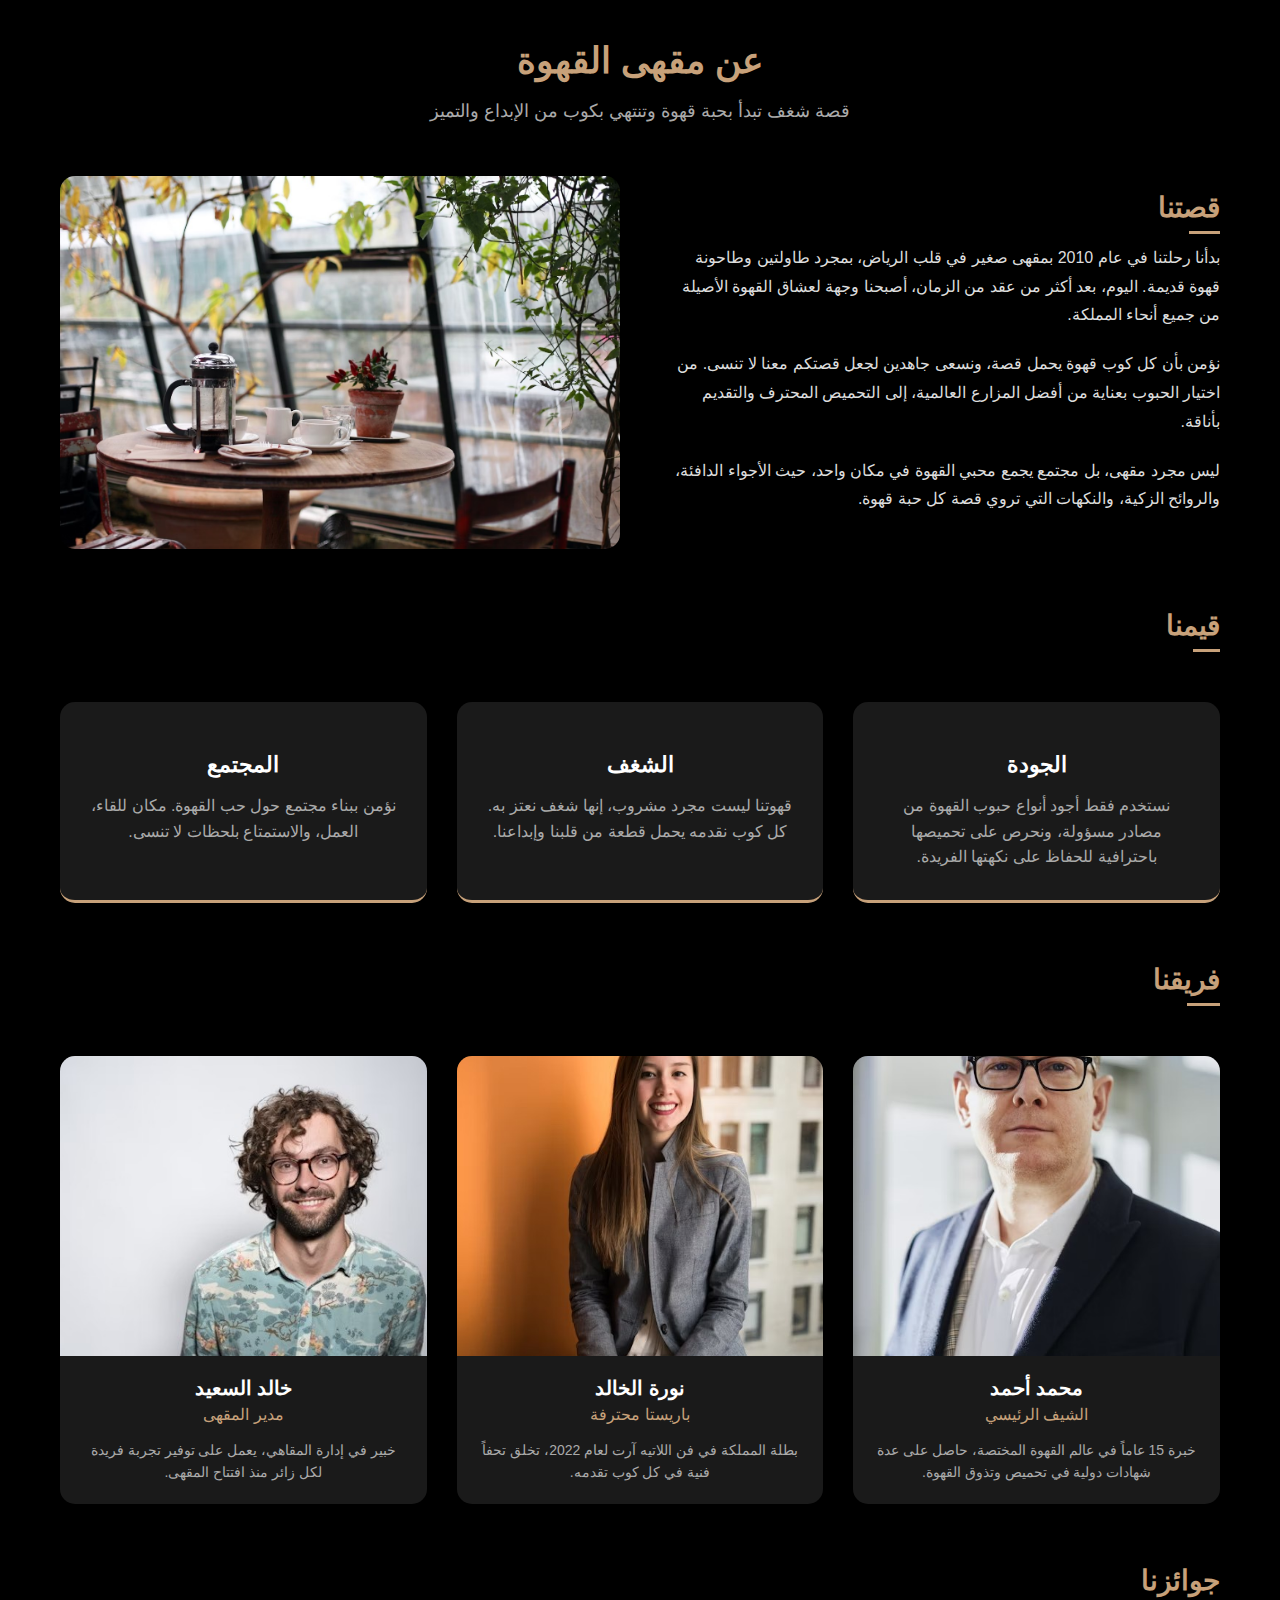
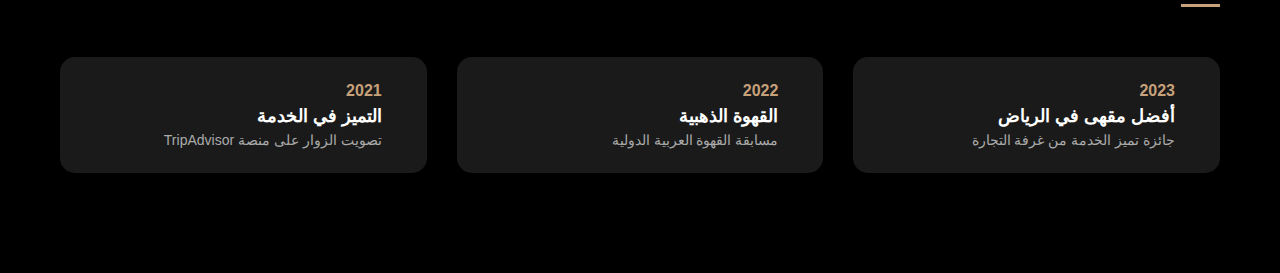
<file: CoffeProject/about_us.html>
<!DOCTYPE html>
<html lang="en">
<head>
    <meta charset="UTF-8">
    <meta name="viewport" content="width=device-width, initial-scale=1.0">
    <link rel="stylesheet" href="CSS/style.css">
    <link rel="stylesheet" href="CSS/nediaq.css">
    <link rel="stylesheet" href="CSS/abous_us.css">
    <title>Document</title>
</head>
<body>
        <div class="about-container">
        <!-- العنوان الرئيسي -->
        <div class="about-header">
            <i class='bx bx-coffee'></i>
            <h1>عن مقهى القهوة</h1>
            <p>قصة شغف تبدأ بحبة قهوة وتنتهي بكوب من الإبداع والتميز</p>
        </div>
        
        <!-- قصة المقهى -->
        <section class="story-section">
            <div class="story-content">
                <h2 class="section-title">قصتنا</h2>
                <p class="story-text">
                    بدأنا رحلتنا في عام 2010 بمقهى صغير في قلب الرياض، بمجرد طاولتين وطاحونة قهوة قديمة. اليوم، بعد أكثر من عقد من الزمان، أصبحنا وجهة لعشاق القهوة الأصيلة من جميع أنحاء المملكة.
                </p>
                <p class="story-text">
                    نؤمن بأن كل كوب قهوة يحمل قصة، ونسعى جاهدين لجعل قصتكم معنا لا تنسى. من اختيار الحبوب بعناية من أفضل المزارع العالمية، إلى التحميص المحترف والتقديم بأناقة.
                </p>
                <p class="story-text">
                    ليس مجرد مقهى، بل مجتمع يجمع محبي القهوة في مكان واحد، حيث الأجواء الدافئة، والروائح الزكية، والنكهات التي تروي قصة كل حبة قهوة.
                </p>
            </div>
            <div class="story-image">
                <img src="Imges/about us images/lvk61sd3.png" alt="تاريخ المقهى">
            </div>
        </section>
        
        <!-- قيمنا -->
        <section class="values-section">
            <h2 class="section-title">قيمنا</h2>
            <div class="values-grid">
                <div class="value-card">
                    <div class="value-icon">
                        <i class='bx bx-coffee'></i>
                    </div>
                    <h3 class="value-title">الجودة</h3>
                    <p class="value-description">
                        نستخدم فقط أجود أنواع حبوب القهوة من مصادر مسؤولة، ونحرص على تحميصها باحترافية للحفاظ على نكهتها الفريدة.
                    </p>
                </div>
                
                <div class="value-card">
                    <div class="value-icon">
                        <i class='bx bx-heart'></i>
                    </div>
                    <h3 class="value-title">الشغف</h3>
                    <p class="value-description">
                        قهوتنا ليست مجرد مشروب، إنها شغف نعتز به. كل كوب نقدمه يحمل قطعة من قلبنا وإبداعنا.
                    </p>
                </div>
                
                <div class="value-card">
                    <div class="value-icon">
                        <i class='bx bx-group'></i>
                    </div>
                    <h3 class="value-title">المجتمع</h3>
                    <p class="value-description">
                        نؤمن ببناء مجتمع حول حب القهوة. مكان للقاء، العمل، والاستمتاع بلحظات لا تنسى.
                    </p>
                </div>
            </div>
        </section>
        
        <!-- فريقنا -->
        <section class="team-section">
            <h2 class="section-title">فريقنا</h2>
            <div class="team-members">
                <div class="member-card">
                    <div class="member-image">
                        <img src="Imges/about us images/adzyctc5.png" alt="محمد الشيف">
                    </div>
                    <div class="member-info">
                        <h3 class="member-name">محمد أحمد</h3>
                        <p class="member-position">الشيف الرئيسي</p>
                        <p class="member-bio">
                            خبرة 15 عاماً في عالم القهوة المختصة، حاصل على عدة شهادات دولية في تحميص وتذوق القهوة.
                        </p>
                    </div>
                </div>
                
                <div class="member-card">
                    <div class="member-image">
                        <img src="Imges/about us images/kvmy0z08.png" alt="نورة الباريستا">
                    </div>
                    <div class="member-info">
                        <h3 class="member-name">نورة الخالد</h3>
                        <p class="member-position">باريستا محترفة</p>
                        <p class="member-bio">
                            بطلة المملكة في فن اللاتيه آرت لعام 2022، تخلق تحفاً فنية في كل كوب تقدمه.
                        </p>
                    </div>
                </div>
                
                <div class="member-card">
                    <div class="member-image">
                        <img src="Imges/about us images/qv99tr6n.png" alt="خالد المدير">
                    </div>
                    <div class="member-info">
                        <h3 class="member-name">خالد السعيد</h3>
                        <p class="member-position">مدير المقهى</p>
                        <p class="member-bio">
                            خبير في إدارة المقاهي، يعمل على توفير تجربة فريدة لكل زائر منذ افتتاح المقهى.
                        </p>
                    </div>
                </div>
            </div>
        </section>
        
        <!-- الجوائز -->
        <section class="awards-section">
            <h2 class="section-title">جوائزنا</h2>
            <div class="awards-list">
                <div class="award-card">
                    <div class="award-icon">
                        <i class='bx bx-trophy'></i>
                    </div>
                    <div>
                        <div class="award-year">2023</div>
                        <h3 class="award-title">أفضل مقهى في الرياض</h3>
                        <p class="award-description">جائزة تميز الخدمة من غرفة التجارة</p>
                    </div>
                </div>
                
                <div class="award-card">
                    <div class="award-icon">
                        <i class='bx bx-medal'></i>
                    </div>
                    <div>
                        <div class="award-year">2022</div>
                        <h3 class="award-title">القهوة الذهبية</h3>
                        <p class="award-description">مسابقة القهوة العربية الدولية</p>
                    </div>
                </div>
                
                <div class="award-card">
                    <div class="award-icon">
                        <i class='bx bx-star'></i>
                    </div>
                    <div>
                        <div class="award-year">2021</div>
                        <h3 class="award-title">التميز في الخدمة</h3>
                        <p class="award-description">تصويت الزوار على منصة TripAdvisor</p>
                    </div>
                </div>
            </div>
        </section>
    </div>
</body>
</html>
</file>
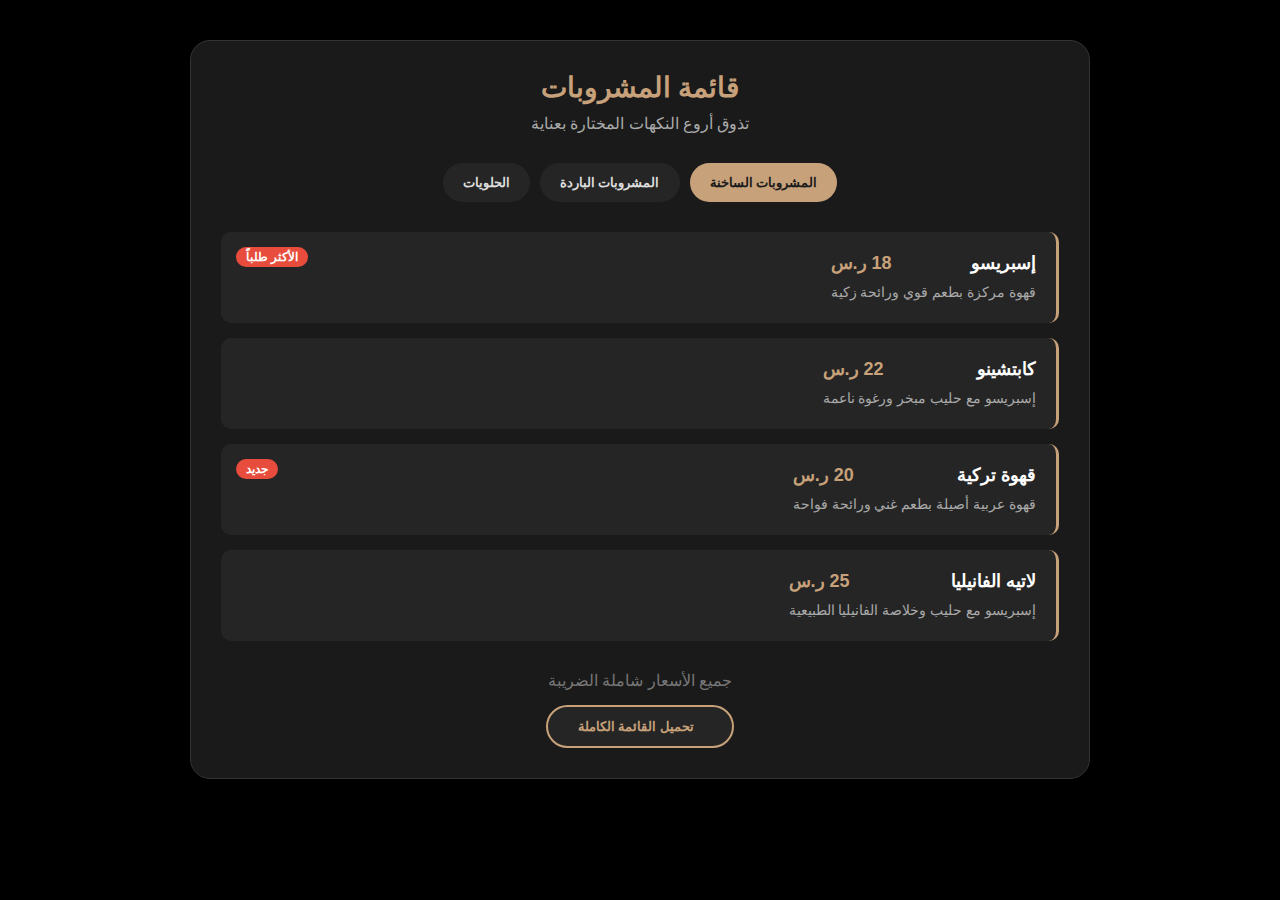
<file: CoffeProject/menu.htm>
<!DOCTYPE html>
<html lang="en">
<head>
    <meta charset="UTF-8">
    <meta name="viewport" content="width=device-width, initial-scale=1.0">
    <link rel="stylesheet" href="CSS/style.css">
    <link rel="stylesheet" href="CSS/menu.css">
    <title>Document</title>
</head>
<body>
    <div class="menu-section">
    <div class="menu-header">
        <i class='bx bx-coffee-togo'></i>
        <h2>قائمة المشروبات</h2>
        <p>تذوق أروع النكهات المختارة بعناية</p>
    </div>

    <div class="menu-categories">
        <button class="category-btn active" data-category="hot">المشروبات الساخنة</button>
        <button class="category-btn" data-category="cold">المشروبات الباردة</button>
        <button class="category-btn" data-category="desserts">الحلويات</button>
    </div>

    <div class="menu-items">
        <!-- المشروبات الساخنة -->
        <div class="items-category active" id="hot-items">
            <div class="menu-item">
                <div class="item-info">
                    <h3>إسبريسو <span class="price">18 ر.س</span></h3>
                    <p>قهوة مركزة بطعم قوي ورائحة زكية</p>
                </div>
                <span class="item-badge">الأكثر طلباً</span>
            </div>

            <div class="menu-item">
                <div class="item-info">
                    <h3>كابتشينو <span class="price">22 ر.س</span></h3>
                    <p>إسبريسو مع حليب مبخر ورغوة ناعمة</p>
                </div>
            </div>

            <div class="menu-item">
                <div class="item-info">
                    <h3>قهوة تركية <span class="price">20 ر.س</span></h3>
                    <p>قهوة عربية أصيلة بطعم غني ورائحة فواحة</p>
                </div>
                <span class="item-badge">جديد</span>
            </div>

            <div class="menu-item">
                <div class="item-info">
                    <h3>لاتيه الفانيليا <span class="price">25 ر.س</span></h3>
                    <p>إسبريسو مع حليب وخلاصة الفانيليا الطبيعية</p>
                </div>
            </div>
        </div>

        <!-- المشروبات الباردة -->
        <div class="items-category" id="cold-items">
            <div class="menu-item">
                <div class="item-info">
                    <h3>آيس كوفي <span class="price">24 ر.س</span></h3>
                    <p>قهوة مثلجة مع حليب وسكر حسب الرغبة</p>
                </div>
            </div>

            <div class="menu-item">
                <div class="item-info">
                    <h3>فرابيه موكا <span class="price">28 ر.س</span></h3>
                    <p>مزيج من القهوة، الشوكولاتة، الحليب والثلج</p>
                </div>
                <span class="item-badge">الأكثر طلباً</span>
            </div>

            <div class="menu-item">
                <div class="item-info">
                    <h3>قهوة مثلجة بالنعناع <span class="price">26 ر.س</span></h3>
                    <p>قهوة باردة مع نعناع طازج وثلج</p>
                </div>
            </div>
        </div>

        <!-- الحلويات -->
        <div class="items-category" id="desserts-items">
            <div class="menu-item">
                <div class="item-info">
                    <h3>تشيز كيك التوت <span class="price">30 ر.س</span></h3>
                    <p>تشيز كيك كلاسيكي مع صلصة توت طازجة</p>
                </div>
                <span class="item-badge">جديد</span>
            </div>

            <div class="menu-item">
                <div class="item-info">
                    <h3>كرواسون الشوكولاتة <span class="price">18 ر.س</span></h3>
                    <p>كرواسون هش مع حشوة شوكولاتة ذائبة</p>
                </div>
            </div>

            <div class="menu-item">
                <div class="item-info">
                    <h3>موس الكراميل <span class="price">25 ر.س</span></h3>
                    <p>موس كريمي بنكهة الكراميل المملح</p>
                </div>
            </div>
        </div>
    </div>

    <div class="menu-footer">
        <p>جميع الأسعار شاملة الضريبة</p>
        <button class="btn download-btn">
            <i class='bx bx-download'></i> تحميل القائمة الكاملة
        </button>
    </div>
</div>

<script src="script.js"></script>
</body>
</html>
</file>
<file: CoffeProject/CSS/style.css>
* {
    margin: 0;
    padding: 0;
    box-sizing: border-box;
    font-family: 'Arial', sans-serif;
}

body {
    background-color: #000;
    color: #fff;
    overflow-x: hidden;
    direction: rtl;
}

.sidebar {
    position: fixed;
    top: 0;
    right: 0;
    width: 250px;
    height: 100vh;
    background-color: #1a1a1a;
    padding: 20px;
    transition: all 0.5s ease;
    z-index: 1000;
    box-shadow: -5px 0 15px rgba(0, 0, 0, 0.5);
}

.sidebar.collapsed {
    right: -200px;
}

.logo {
    text-align: center;
    margin-bottom: 30px;
    padding: 10px;
    border-bottom: 1px solid #333;
}

.logo h2 {
    color: #c7a17a;
    font-size: 24px;
}

.menu {
    list-style: none;
}

.menu li {
    margin-bottom: 15px;
    position: relative;
    overflow: hidden;
}

.menu li a {
    color: #ddd;
    text-decoration: none;
    font-size: 18px;
    display: flex;
    align-items: center;
    padding: 10px;
    border-radius: 5px;
    transition: all 0.3s ease;
}

.menu li a:hover {
    background-color: #333;
    color: #c7a17a;
    transform: translateX(-10px);
}

.menu li a.active {
    background-color: #c7a17a;
    color: #1a1a1a;
}

.menu li a i {
    margin-left: 10px;
    font-size: 20px;
}

.toggle-btn {
    position: absolute;
    top: 20px;
    left: -50px;
    background-color: #1a1a1a;
    color: #c7a17a;
    border: none;
    width: 40px;
    height: 40px;
    border-radius: 50%;
    cursor: pointer;
    display: flex;
    align-items: center;
    justify-content: center;
    font-size: 20px;
    box-shadow: 0 0 10px rgba(0, 0, 0, 0.3);
    transition: all 0.3s ease;
}

.toggle-btn:hover {
    background-color: #c7a17a;
    color: #1a1a1a;
}

.content {
    margin-right: 270px;
    padding: 20px;
    transition: all 0.5s ease;
}

.content.expanded {
    margin-right: 70px;
}

.menu li a::before {
    content: '';
    position: absolute;
    top: 0;
    right: -100%;
    width: 100%;
    height: 100%;
    background: linear-gradient(90deg, transparent, rgba(199, 161, 122, 0.4), transparent);
    transition: 0.5s;
}

.menu li a:hover::before {
    right: 100%;
}

/* start hero */
.hero {
    background: linear-gradient(rgba(0, 0, 0, 0.7), rgba(0, 0, 0, 0.7)), url('Imges/heroImg.png');
    background-size: cover;
    background-position: center;
    height: 80vh;
    display: flex;
    align-items: center;
    justify-content: center;
    text-align: center;
    margin-bottom: 50px;
    position: relative;
    overflow: hidden;
}

.hero-content {
    max-width: 800px;
    padding: 20px;
    animation: fadeInUp 1s ease;
}

.hero h1 {
    font-size: 3.5rem;
    margin-bottom: 20px;
    color: #c7a17a;
    text-shadow: 2px 2px 5px rgba(0, 0, 0, 0.5);
}

.hero p {
    font-size: 1.2rem;
    margin-bottom: 30px;
    line-height: 1.6;
}

.btn {
    display: inline-block;
    background-color: #c7a17a;
    color: #1a1a1a;
    padding: 12px 30px;
    border-radius: 30px;
    text-decoration: none;
    font-weight: bold;
    transition: all 0.3s ease;
    border: 2px solid #c7a17a;
}

.btn:hover {
    background-color: transparent;
    color: #c7a17a;
    transform: translateY(-3px);
    box-shadow: 0 10px 20px rgba(0, 0, 0, 0.2);
}

.btn-outline {
    background-color: transparent;
    color: #c7a17a;
    margin-right: 15px;
}

.btn-outline:hover {
    background-color: #c7a17a;
    color: #1a1a1a;
}

/* start featuers */
.features {
    display: flex;
    justify-content: space-around;
    flex-wrap: wrap;
    margin-bottom: 50px;
    padding: 0 20px;
}

.feature-box {
    background-color: #1a1a1a;
    border-radius: 10px;
    padding: 30px;
    width: 30%;
    min-width: 300px;
    margin-bottom: 30px;
    text-align: center;
    transition: all 0.3s ease;
    border-bottom: 3px solid #c7a17a;
}

.feature-box:hover {
    transform: translateY(-10px);
    box-shadow: 0 15px 30px rgba(199, 161, 122, 0.1);
}

.feature-icon {
    font-size: 2.5rem;
    color: #c7a17a;
    margin-bottom: 20px;
}

.feature-box h3 {
    font-size: 1.5rem;
    margin-bottom: 15px;
    color: #fff;
}

.feature-box p {
    color: #aaa;
    line-height: 1.6;
}
/* end featuers */
/* strat translation */
.testimonials {
    background-color: #1a1a1a;
    padding: 50px 20px;
    margin-bottom: 50px;
}

.testimonials-container {
    max-width: 1200px;
    margin: 0 auto;
}

.testimonial-slider {
    display: flex;
    overflow-x: auto;
    scroll-snap-type: x mandatory;
    gap: 30px;
    padding-bottom: 20px;
    scrollbar-width: none; /* لإخفاء شريط التمرير في Firefox */
}

.testimonial-slider::-webkit-scrollbar {
    display: none; /* لإخفاء شريط التمرير في Chrome/Safari */
}

.testimonial {
    min-width: 300px;
    scroll-snap-align: start;
    background-color: #252525;
    padding: 30px;
    border-radius: 10px;
    border-left: 3px solid #c7a17a;
}

.testimonial-text {
    font-style: italic;
    margin-bottom: 20px;
    line-height: 1.6;
}

.testimonial-author {
    display: flex;
    align-items: center;
}

.author-img {
    width: 50px;
    height: 50px;
    border-radius: 50%;
    overflow: hidden;
    margin-left: 15px;
}

.author-img img {
    width: 100%;
    height: 100%;
    object-fit: cover;
}

.author-info h4 {
    color: #c7a17a;
    margin-bottom: 5px;
}

.author-info p {
    color: #777;
    font-size: 0.9rem;
}

@keyframes fadeInUp {
    from {
        opacity: 0;
        transform: translateY(20px);
    }
    to {
        opacity: 1;
        transform: translateY(0);
    }
}
/* end translation */
/* start Weather condition */
.weather-widget {
    background: #1a1a1a;
    border-radius: 15px;
    padding: 20px;
    margin: 20px 0;
    border: 1px solid #333;
    box-shadow: 0 5px 15px rgba(0,0,0,0.3);
    color: #fff;
    max-width: 350px;
    font-family: 'Arial', sans-serif;
}

.weather-header {
    display: flex;
    align-items: center;
    margin-bottom: 15px;
    border-bottom: 1px solid #333;
    padding-bottom: 10px;
}

.weather-header i {
    font-size: 24px;
    color: #c7a17a;
    margin-left: 10px;
}

.weather-header h3 {
    margin: 0;
    color: #c7a17a;
    font-size: 1.3rem;
}

.weather-content {
    display: flex;
    flex-direction: column;
}

.weather-info {
    display: flex;
    justify-content: space-between;
    align-items: center;
    margin-bottom: 15px;
}

.temp {
    font-size: 2.5rem;
    font-weight: bold;
    color: #fff;
}

.description {
    font-size: 1rem;
    color: #aaa;
}

.location {
    font-size: 0.9rem;
    color: #777;
    display: flex;
    align-items: center;
}

.location i {
    margin-left: 5px;
    color: #c7a17a;
}

.coffee-recommendation {
    background: #252525;
    padding: 15px;
    border-radius: 10px;
    display: flex;
    align-items: center;
    border-right: 3px solid #c7a17a;
}

.recommendation-icon {
    font-size: 1.8rem;
    margin-left: 10px;
    color: #c7a17a;
}

.coffee-recommendation p {
    margin: 0;
    font-size: 0.95rem;
    color: #ddd;
}

.coffee-recommendation span {
    color: #c7a17a;
    font-weight: bold;
}
/* end Weather condition */
/* strat work-corner */
.container-center {
    display: flex;
    justify-content: center;
    padding: 40px 20px;
    background: #0f0f0f;
}

.work-corner-center {
    background: #1a1a1a;
    border-radius: 20px;
    padding: 30px;
    max-width: 900px;
    width: 100%;
    box-shadow: 0 10px 30px rgba(0,0,0,0.5);
    border: 1px solid #333;
}

.work-corner-header {
    text-align: center;
    margin-bottom: 30px;
}

.work-corner-header i {
    font-size: 40px;
    color: #c7a17a;
    margin-bottom: 15px;
}

.work-corner-header h3 {
    color: #c7a17a;
    font-size: 28px;
    margin: 10px 0;
}

.subtitle {
    color: #aaa;
    font-size: 16px;
    margin-top: 5px;
}

.work-features {
    display: grid;
    grid-template-columns: repeat(auto-fit, minmax(400px, 1fr));
    gap: 30px;
    margin: 40px 0;
}

.feature-card {
    background: #252525;
    padding: 25px;
    border-radius: 15px;
    border-top: 3px solid #c7a17a;
}

.feature-icon {
    font-size: 30px;
    color: #c7a17a;
    margin-bottom: 15px;
}

.feature-card h4 {
    color: #fff;
    font-size: 20px;
    margin-bottom: 20px;
    border-bottom: 1px solid #333;
    padding-bottom: 10px;
}

.time-slots {
    display: grid;
    gap: 15px;
}

.time-slot {
    display: grid;
    grid-template-columns: 100px 1fr 70px;
    align-items: center;
    gap: 15px;
}

.time {
    color: #ddd;
    font-weight: bold;
}

.progress-bar {
    height: 10px;
    border-radius: 5px;
    transition: width 0.5s ease;
}

.progress-bar.quiet {
    background: #2e7d32;
}

.progress-bar.moderate {
    background: #f9a825;
}

.progress-bar.busy {
    background: #c62828;
}

.status {
    text-align: left;
    font-size: 14px;
}

.spot-list {
    display: grid;
    gap: 15px;
}

.spot {
    display: flex;
    gap: 15px;
    align-items: center;
    padding: 12px;
    background: #1e1e1e;
    border-radius: 8px;
    transition: transform 0.3s ease;
}

.spot:hover {
    transform: translateX(5px);
}

.spot i {
    font-size: 20px;
    color: #c7a17a;
}

.spot h5 {
    color: #fff;
    margin: 0 0 5px 0;
    font-size: 16px;
}

.spot p {
    color: #aaa;
    margin: 0;
    font-size: 14px;
}

.work-tips {
    background: #252525;
    padding: 20px 25px;
    border-radius: 15px;
    margin-top: 30px;
    border-left: 3px solid #c7a17a;
}

.work-tips h4 {
    color: #c7a17a;
    display: flex;
    align-items: center;
    gap: 10px;
    margin-top: 0;
}

.work-tips ul {
    padding-right: 20px;
    color: #ddd;
    line-height: 1.8;
}

.work-tips li {
    margin-bottom: 8px;
    position: relative;
}

.work-tips li::before {
    content: "•";
    color: #c7a17a;
    font-size: 20px;
    position: absolute;
    right: -20px;
    top: -2px;
}
/* end work-corner */
/* strat music */
.music-corner-container {
    display: flex;
    justify-content: center;
    padding: 40px 20px;
    background: linear-gradient(to bottom, #0a0a0a, #1a1a1a);
}

.music-corner {
    background: #1a1a1a;
    border-radius: 20px;
    padding: 30px;
    max-width: 800px;
    width: 100%;
    box-shadow: 0 10px 30px rgba(0,0,0,0.7);
    border: 1px solid #333;
    position: relative;
    overflow: hidden;
}

.music-corner::before {
    content: "";
    position: absolute;
    top: 0;
    right: 0;
    width: 100%;
    height: 5px;
    background: linear-gradient(to right, #c7a17a, #e74c3c);
}

/* رأس القسم */
.music-header {
    text-align: center;
    margin-bottom: 30px;
    position: relative;
}

.music-header i {
    font-size: 40px;
    color: #c7a17a;
    margin-bottom: 15px;
}

.music-header h3 {
    color: #fff;
    font-size: 24px;
    margin: 10px 0;
}

.live-badge {
    position: absolute;
    top: 0;
    left: 20px;
    background: #e74c3c;
    color: white;
    padding: 5px 15px;
    border-radius: 20px;
    font-size: 14px;
    font-weight: bold;
    display: flex;
    align-items: center;
}

.pulse {
    display: inline-block;
    width: 10px;
    height: 10px;
    background: white;
    border-radius: 50%;
    margin-left: 5px;
    animation: pulse 1.5s infinite;
}

@keyframes pulse {
    0% { transform: scale(0.95); opacity: 1; }
    50% { transform: scale(1.2); opacity: 0.7; }
    100% { transform: scale(0.95); opacity: 1; }
}

/* مشغل الموسيقى */
.now-playing {
    display: flex;
    gap: 25px;
    margin-bottom: 30px;
    align-items: center;
    background: #252525;
    padding: 20px;
    border-radius: 15px;
    border-left: 3px solid #c7a17a;
}

.album-art {
    width: 150px;
    height: 150px;
    position: relative;
    flex-shrink: 0;
}

.album-art img {
    width: 100%;
    height: 100%;
    object-fit: cover;
    border-radius: 10px;
    z-index: 2;
    position: relative;
}

.vinyl {
    position: absolute;
    width: 100%;
    height: 100%;
    background: url('https://i.imgur.com/XeD7Hf9.png') center/cover;
    border-radius: 50%;
    top: 0;
    right: -20px;
    z-index: 1;
    animation: rotate 20s linear infinite;
    opacity: 0.7;
}

@keyframes rotate {
    from { transform: rotate(0deg); }
    to { transform: rotate(360deg); }
}

.track-info {
    flex-grow: 1;
}

.song-title {
    color: #fff;
    font-size: 22px;
    margin: 0 0 5px 0;
}

.artist {
    color: #c7a17a;
    font-size: 16px;
    margin: 0 0 20px 0;
}

.progress-container {
    width: 100%;
    height: 5px;
    background: #333;
    border-radius: 5px;
    margin: 15px 0;
    position: relative;
}

.progress-bar {
    height: 100%;
    background: linear-gradient(to right, #c7a17a, #e74c3c);
    border-radius: 5px;
    position: relative;
}

.progress-bar::after {
    content: "";
    position: absolute;
    width: 10px;
    height: 10px;
    background: white;
    border-radius: 50%;
    top: -2.5px;
    right: 0;
}

.time {
    position: absolute;
    top: 10px;
    font-size: 12px;
    color: #aaa;
}

.time:first-child {
    left: 0;
}

.time:last-child {
    right: 0;
}

.player-controls {
    display: flex;
    gap: 15px;
    align-items: center;
    margin-top: 20px;
}

.control-btn {
    background: none;
    border: none;
    color: #fff;
    font-size: 20px;
    cursor: pointer;
    transition: all 0.3s;
    width: 40px;
    height: 40px;
    display: flex;
    align-items: center;
    justify-content: center;
    border-radius: 50%;
}

.control-btn:hover {
    color: #c7a17a;
    transform: scale(1.1);
}

.play-btn {
    background: #c7a17a;
    color: #1a1a1a;
    font-size: 24px;
}

.play-btn:hover {
    background: #b38e6a;
    color: #1a1a1a;
}

.volume-control {
    margin-right: auto;
    font-size: 18px;
}

/* قائمة التشغيل */
.playlist {
    margin-bottom: 30px;
}

.playlist h4 {
    color: #c7a17a;
    display: flex;
    align-items: center;
    gap: 10px;
    margin-bottom: 15px;
}

.upcoming-track {
    display: grid;
    grid-template-columns: 30px 2fr 1fr 50px;
    padding: 12px 15px;
    align-items: center;
    border-bottom: 1px solid #333;
    transition: all 0.3s;
}

.upcoming-track:hover {
    background: #252525;
    transform: translateX(5px);
}

.track-number {
    color: #aaa;
    font-size: 14px;
}

.track-name {
    color: #fff;
    font-weight: bold;
}

.track-artist {
    color: #aaa;
    font-size: 14px;
}

.track-duration {
    color: #aaa;
    font-size: 14px;
    text-align: left;
}

/* جدول العروض */
.music-schedule h4 {
    color: #c7a17a;
    display: flex;
    align-items: center;
    gap: 10px;
    margin-bottom: 15px;
}

.schedule-days {
    display: grid;
    grid-template-columns: repeat(auto-fit, minmax(120px, 1fr));
    gap: 10px;
}

.day {
    background: #252525;
    padding: 15px 10px;
    text-align: center;
    border-radius: 8px;
    cursor: pointer;
    transition: all 0.3s;
    border-bottom: 3px solid transparent;
}

.day:hover {
    transform: translateY(-5px);
}

.day.active {
    border-bottom-color: #c7a17a;
    background: #333;
}

.day.active::after {
    content: "✓";
    color: #c7a17a;
    margin-right: 5px;
}

/* التكيف مع الشاشات الصغيرة */
@media (max-width: 768px) {
    .now-playing {
        flex-direction: column;
        text-align: center;
    }
    
    .player-controls {
        justify-content: center;
    }
    
    .upcoming-track {
        grid-template-columns: 25px 2fr 1fr 40px;
        font-size: 14px;
    }
    
    .schedule-days {
        grid-template-columns: repeat(auto-fit, minmax(100px, 1fr));
    }
}
/* end music */
/* start contat */
.contact-section {
    background: #0f0f0f;
    padding: 60px 20px;
    font-family: 'Arial', sans-serif;
}

.contact-container {
    max-width: 1200px;
    margin: 0 auto;
    background: #1a1a1a;
    border-radius: 20px;
    overflow: hidden;
    box-shadow: 0 10px 30px rgba(0,0,0,0.5);
    border: 1px solid #333;
}

/* رأس القسم */
.contact-header {
    text-align: center;
    padding: 40px 20px;
    background: linear-gradient(to right, #1a1a1a, #2a2a2a);
    border-bottom: 3px solid #c7a17a;
}

.contact-header i {
    font-size: 50px;
    color: #c7a17a;
    margin-bottom: 20px;
}

.contact-header h2 {
    color: #fff;
    font-size: 32px;
    margin: 10px 0;
}

.contact-header p {
    color: #aaa;
    font-size: 18px;
    margin: 0;
}

/* نموذج التواصل */
.contact-form {
    padding: 40px;
    background: #252525;
}

.form-group {
    margin-bottom: 25px;
}

.form-group label {
    display: block;
    color: #c7a17a;
    margin-bottom: 10px;
    font-size: 16px;
}

.form-group input,
.form-group select,
.form-group textarea {
    width: 100%;
    padding: 12px 15px;
    background: #333;
    border: 1px solid #444;
    border-radius: 8px;
    color: #fff;
    font-size: 16px;
    transition: all 0.3s;
}

.form-group input:focus,
.form-group select:focus,
.form-group textarea:focus {
    outline: none;
    border-color: #c7a17a;
    box-shadow: 0 0 10px rgba(199, 161, 122, 0.3);
}

.form-group textarea {
    resize: vertical;
    min-height: 120px;
}

.submit-btn {
    background: #c7a17a;
    color: #1a1a1a;
    border: none;
    padding: 15px 30px;
    font-size: 18px;
    border-radius: 8px;
    cursor: pointer;
    display: flex;
    align-items: center;
    gap: 10px;
    margin: 30px auto 0;
    font-weight: bold;
    transition: all 0.3s;
}

.submit-btn:hover {
    background: #b38e6a;
    transform: translateY(-3px);
    box-shadow: 0 5px 15px rgba(199, 161, 122, 0.4);
}

/* معلومات التواصل */
.contact-info {
    display: grid;
    grid-template-columns: repeat(auto-fit, minmax(250px, 1fr));
    gap: 30px;
    padding: 40px;
    background: #1a1a1a;
}

.info-card {
    background: #252525;
    padding: 25px;
    border-radius: 12px;
    text-align: center;
    border-top: 3px solid #c7a17a;
    transition: all 0.3s;
}

.info-card:hover {
    transform: translateY(-10px);
    box-shadow: 0 10px 20px rgba(0,0,0,0.3);
}

.info-card i {
    font-size: 30px;
    color: #c7a17a;
    margin-bottom: 15px;
}

.info-card h3 {
    color: #fff;
    margin: 0 0 15px 0;
    font-size: 20px;
}

.info-card p {
    color: #aaa;
    margin: 8px 0;
    font-size: 15px;
    line-height: 1.6;
}

/* خرائط جوجل */
.contact-map {
    padding: 0 40px 40px;
}

.contact-map iframe {
    border-radius: 12px;
    border: 2px solid #333;
}

/* وسائل التواصل الاجتماعي */
.social-media {
    padding: 30px 40px;
    background: #252525;
    text-align: center;
    border-top: 1px solid #333;
}

.social-media h3 {
    color: #fff;
    margin-bottom: 20px;
}

.social-icons {
    display: flex;
    justify-content: center;
    gap: 20px;
}

.social-icons a {
    width: 50px;
    height: 50px;
    background: #333;
    border-radius: 50%;
    display: flex;
    align-items: center;
    justify-content: center;
    color: #c7a17a;
    font-size: 20px;
    transition: all 0.3s;
}

.social-icons a:hover {
    background: #c7a17a;
    color: #1a1a1a;
    transform: translateY(-5px);
}

/* التكيف مع الشاشات الصغيرة */
@media (max-width: 768px) {
    .contact-form {
        padding: 30px 20px;
    }
    
    .contact-info {
        grid-template-columns: 1fr;
        padding: 30px 20px;
    }
    
    .contact-map {
        padding: 0 20px 30px;
    }
    
    .social-media {
        padding: 30px 20px;
    }
}
/* end contact */
</file>
<file: CoffeProject/CSS/nediaq.css>
/* التكيف مع الشاشات الصغيرة - Mobile Responsive */
@media (max-width: 992px) {

    
    .content {
        margin-right: 240px;
    }
    
    .content.expanded {
        margin-right: 70px;
    }
    
    .hero h1 {
        font-size: 2.8rem;
    }
    
    .feature-box {
        width: 45%;
    }
}

@media (max-width: 768px) {
    .sidebar {
        width: 70px;
        padding: 15px 10px;
    }
    
    .sidebar.collapsed {
        right: -60px;
    }
    
    .logo h2 {
        font-size: 18px;
    }
    
    .menu li a span {
        display: none;
    }
    
    .menu li a i {
        margin-left: 0;
        font-size: 24px;
    }
    
    .content {
        margin-right: 90px;
    }
    
    .hero {
        height: 60vh;
    }
    
    .hero h1 {
        font-size: 2.2rem;
    }
    
    .hero p {
        font-size: 1rem;
    }
    
    .btn {
        padding: 10px 20px;
        font-size: 14px;
    }
    
    .features {
        flex-direction: column;
        align-items: center;
    }
    
    .feature-box {
        width: 100%;
        max-width: 400px;
    }
    
    .weather-widget {
        max-width: 100%;
    }
    
    .work-features {
        grid-template-columns: 1fr;
    }
    
    .time-slot {
        grid-template-columns: 80px 1fr 60px;
    }
    
    .upcoming-track {
        grid-template-columns: 25px 2fr 1fr 40px;
        font-size: 14px;
    }
    
    .schedule-days {
        grid-template-columns: repeat(auto-fit, minmax(80px, 1fr));
    }
}

@media (max-width: 576px) {
    .sidebar {
        width: 60px;
    }
    
    .content {
        margin-right: 80px;
        padding: 15px;
    }
    
    .hero h1 {
        font-size: 1.8rem;
    }
    
    .hero-buttons {
        display: flex;
        flex-direction: column;
        gap: 10px;
    }
    
    .btn-outline {
        margin-right: 0;
    }
    
    .time-slot {
        grid-template-columns: 70px 1fr 50px;
        gap: 10px;
    }
    
    .spot {
        flex-direction: column;
        text-align: center;
    }
    
    .player-controls {
        flex-wrap: wrap;
        justify-content: center;
    }
    
    .volume-control {
        margin-right: 0;
        margin-top: 10px;
    }
    
    .contact-form {
        padding: 20px;
    }
    
    .contact-info {
        grid-template-columns: 1fr;
    }
}

/* تحسينات إضافية للشاشات الصغيرة جداً */
@media (max-width: 400px) {
    .hero h1 {
        font-size: 1.5rem;
    }
    
    .hero p {
        font-size: 0.9rem;
    }
    
    .time-slot {
        grid-template-columns: 60px 1fr 40px;
        font-size: 12px;
    }
    
    .status {
        font-size: 12px;
    }
    
    .track-info {
        text-align: center;
    }
    
    .progress-container {
        margin: 10px 0;
    }
    
    .submit-btn {
        width: 100%;
        justify-content: center;
    }
}
/* زر القائمة للجوال */
.mobile-menu-toggle {
    display: none;
    position: fixed;
    top: 15px;
    right: 15px;
    background: #c7a17a;
    color: #1a1a1a;
    border: none;
    width: 50px;
    height: 50px;
    border-radius: 50%;
    font-size: 20px;
    z-index: 1100;
    cursor: pointer;
    box-shadow: 0 2px 10px rgba(0,0,0,0.3);
}

/* تعديلات الشريط الجانبي للجوال */
@media (max-width: 768px) {
    .sidebar {
        transform: translateX(100%);
        width: 280px;
        transition: transform 0.3s ease;
    }
    
    .sidebar.active {
        transform: translateX(0);
    }
    
    .mobile-menu-toggle {
        display: flex;
        align-items: center;
        justify-content: center;
    }
    
    .content {
        margin-right: 0 !important;
    }
    
    /* تعديلات قسم آراء العملاء */
    .testimonial-slider {
        flex-direction: column;
        overflow-x: visible;
        gap: 20px;
    }
    
    .testimonial {
        min-width: 100%;
        scroll-snap-align: none;
    }
}

@media (max-width: 576px) {
    .sidebar {
        width: 250px;
    }
}
</file>
<file: CoffeProject/CSS/abous_us.css>
* {
            margin: 0;
            padding: 0;
            box-sizing: border-box;
            font-family: 'Arial', sans-serif;
        }
        
        body {
            background-color: #000;
            color: #fff;
            overflow-x: hidden;
        }
        
        .about-container {
            max-width: 1200px;
            margin: 0 auto;
            padding: 40px 20px;
        }
        
        /* قسم العنوان الرئيسي */
        .about-header {
            text-align: center;
            margin-bottom: 50px;
        }
        
        .about-header i {
            font-size: 60px;
            color: #c7a17a;
            margin-bottom: 20px;
        }
        
        .about-header h1 {
            font-size: 36px;
            color: #c7a17a;
            margin-bottom: 15px;
        }
        
        .about-header p {
            font-size: 18px;
            color: #aaa;
            max-width: 800px;
            margin: 0 auto;
            line-height: 1.6;
        }
        
        /* قسم قصة المقهى */
        .story-section {
            display: flex;
            align-items: center;
            gap: 40px;
            margin-bottom: 60px;
            flex-wrap: wrap;
        }
        
        .story-content {
            flex: 1;
            min-width: 300px;
        }
        
        .story-image {
            flex: 1;
            min-width: 300px;
            border-radius: 15px;
            overflow: hidden;
            box-shadow: 0 10px 30px rgba(0,0,0,0.5);
        }
        
        .story-image img {
            width: 100%;
            height: auto;
            display: block;
            transition: transform 0.5s ease;
        }
        
        .story-image:hover img {
            transform: scale(1.05);
        }
        
        .section-title {
            color: #c7a17a;
            font-size: 28px;
            margin-bottom: 20px;
            position: relative;
            display: inline-block;
        }
        
        .section-title::after {
            content: '';
            position: absolute;
            bottom: -10px;
            right: 0;
            width: 50%;
            height: 3px;
            background: #c7a17a;
        }
        
        .story-text {
            color: #ddd;
            line-height: 1.8;
            margin-bottom: 20px;
            font-size: 16px;
        }
        
        /* قسم القيم */
        .values-section {
            margin-bottom: 60px;
        }
        
        .values-grid {
            display: grid;
            grid-template-columns: repeat(auto-fit, minmax(300px, 1fr));
            gap: 30px;
            margin-top: 40px;
        }
        
        .value-card {
            background: #1a1a1a;
            padding: 30px;
            border-radius: 15px;
            text-align: center;
            transition: all 0.3s ease;
            border-bottom: 3px solid #c7a17a;
        }
        
        .value-card:hover {
            transform: translateY(-10px);
            box-shadow: 0 15px 30px rgba(199, 161, 122, 0.1);
        }
        
        .value-icon {
            font-size: 40px;
            color: #c7a17a;
            margin-bottom: 20px;
        }
        
        .value-title {
            font-size: 22px;
            margin-bottom: 15px;
            color: #fff;
        }
        
        .value-description {
            color: #aaa;
            line-height: 1.6;
        }
        
        /* قسم الفريق */
        .team-section {
            margin-bottom: 60px;
        }
        
        .team-members {
            display: grid;
            grid-template-columns: repeat(auto-fit, minmax(250px, 1fr));
            gap: 30px;
            margin-top: 40px;
        }
        
        .member-card {
            background: #1a1a1a;
            border-radius: 15px;
            overflow: hidden;
            text-align: center;
            transition: all 0.3s ease;
        }
        
        .member-card:hover {
            transform: translateY(-10px);
        }
        
        .member-image {
            height: 300px;
            overflow: hidden;
        }
        
        .member-image img {
            width: 100%;
            height: 100%;
            object-fit: cover;
            transition: transform 0.5s ease;
        }
        
        .member-card:hover .member-image img {
            transform: scale(1.1);
        }
        
        .member-info {
            padding: 20px;
        }
        
        .member-name {
            font-size: 20px;
            color: #fff;
            margin-bottom: 5px;
        }
        
        .member-position {
            color: #c7a17a;
            margin-bottom: 15px;
            font-size: 16px;
        }
        
        .member-bio {
            color: #aaa;
            font-size: 14px;
            line-height: 1.6;
        }
        
        /* قسم الجوائز */
        .awards-section {
            margin-bottom: 60px;
        }
        
        .awards-list {
            display: grid;
            grid-template-columns: repeat(auto-fit, minmax(250px, 1fr));
            gap: 30px;
            margin-top: 40px;
        }
        
        .award-card {
            background: #1a1a1a;
            padding: 25px;
            border-radius: 15px;
            display: flex;
            align-items: center;
            gap: 20px;
            transition: all 0.3s ease;
        }
        
        .award-card:hover {
            transform: translateY(-5px);
            box-shadow: 0 10px 20px rgba(0,0,0,0.3);
        }
        
        .award-icon {
            font-size: 40px;
            color: #c7a17a;
        }
        
        .award-year {
            color: #c7a17a;
            font-weight: bold;
            margin-bottom: 5px;
        }
        
        .award-title {
            color: #fff;
            margin-bottom: 5px;
            font-size: 18px;
        }
        
        .award-description {
            color: #aaa;
            font-size: 14px;
        }
        
        /* التكيف مع الشاشات الصغيرة */
        @media (max-width: 768px) {
            .about-header h1 {
                font-size: 28px;
            }
            
            .about-header p {
                font-size: 16px;
            }
            
            .section-title {
                font-size: 24px;
            }
            
            .story-section {
                flex-direction: column-reverse;
            }
            
            .member-image {
                height: 250px;
            }
        }
</file>
<file: CoffeProject/CSS/menu.css>
.menu-section {
    background: #1a1a1a;
    border-radius: 20px;
    padding: 30px;
    margin: 40px auto;
    max-width: 900px;
    box-shadow: 0 10px 30px rgba(0,0,0,0.3);
    border: 1px solid #333;
}

.menu-header {
    text-align: center;
    margin-bottom: 30px;
}

.menu-header i {
    font-size: 50px;
    color: #c7a17a;
    margin-bottom: 15px;
}

.menu-header h2 {
    color: #c7a17a;
    font-size: 28px;
    margin-bottom: 10px;
}

.menu-header p {
    color: #aaa;
    font-size: 16px;
}

.menu-categories {
    display: flex;
    justify-content: center;
    gap: 10px;
    margin-bottom: 30px;
    flex-wrap: wrap;
}

.category-btn {
    background: #252525;
    color: #ddd;
    border: none;
    padding: 12px 20px;
    border-radius: 30px;
    cursor: pointer;
    transition: all 0.3s;
    font-weight: bold;
}

.category-btn:hover {
    background: #333;
}

.category-btn.active {
    background: #c7a17a;
    color: #1a1a1a;
}

.menu-items {
    margin-bottom: 30px;
}

.items-category {
    display: none;
    animation: fadeIn 0.5s ease;
}

.items-category.active {
    display: block;
}

@keyframes fadeIn {
    from { opacity: 0; }
    to { opacity: 1; }
}

.menu-item {
    background: #252525;
    padding: 20px;
    margin-bottom: 15px;
    border-radius: 10px;
    display: flex;
    justify-content: space-between;
    align-items: center;
    border-right: 3px solid #c7a17a;
    position: relative;
    transition: transform 0.3s;
}

.menu-item:hover {
    transform: translateY(-5px);
}

.item-info h3 {
    color: #fff;
    margin-bottom: 8px;
    font-size: 18px;
    display: flex;
    justify-content: space-between;
}

.price {
    color: #c7a17a;
    font-weight: bold;
}

.item-info p {
    color: #aaa;
    font-size: 14px;
    line-height: 1.5;
}

.item-badge {
    position: absolute;
    left: 15px;
    top: 15px;
    background: #e74c3c;
    color: white;
    padding: 3px 10px;
    border-radius: 12px;
    font-size: 12px;
    font-weight: bold;
}

.menu-footer {
    text-align: center;
    margin-top: 30px;
    color: #777;
}

.download-btn {
    background: #252525;
    color: #c7a17a;
    border: 2px solid #c7a17a;
    margin-top: 15px;
    display: inline-flex;
    align-items: center;
    gap: 8px;
}

.download-btn:hover {
    background: #c7a17a;
    color: #1a1a1a;
}

/* التجاوب مع الشاشات الصغيرة */
@media (max-width: 768px) {
    .menu-section {
        padding: 20px;
        margin: 20px auto;
    }
    
    .menu-item {
        flex-direction: column;
        align-items: flex-start;
    }
    
    .item-info h3 {
        flex-direction: column;
        gap: 5px;
    }
    
    .price {
        margin-top: 5px;
    }
    
    .item-badge {
        position: static;
        margin-bottom: 10px;
    }
}
</file>
